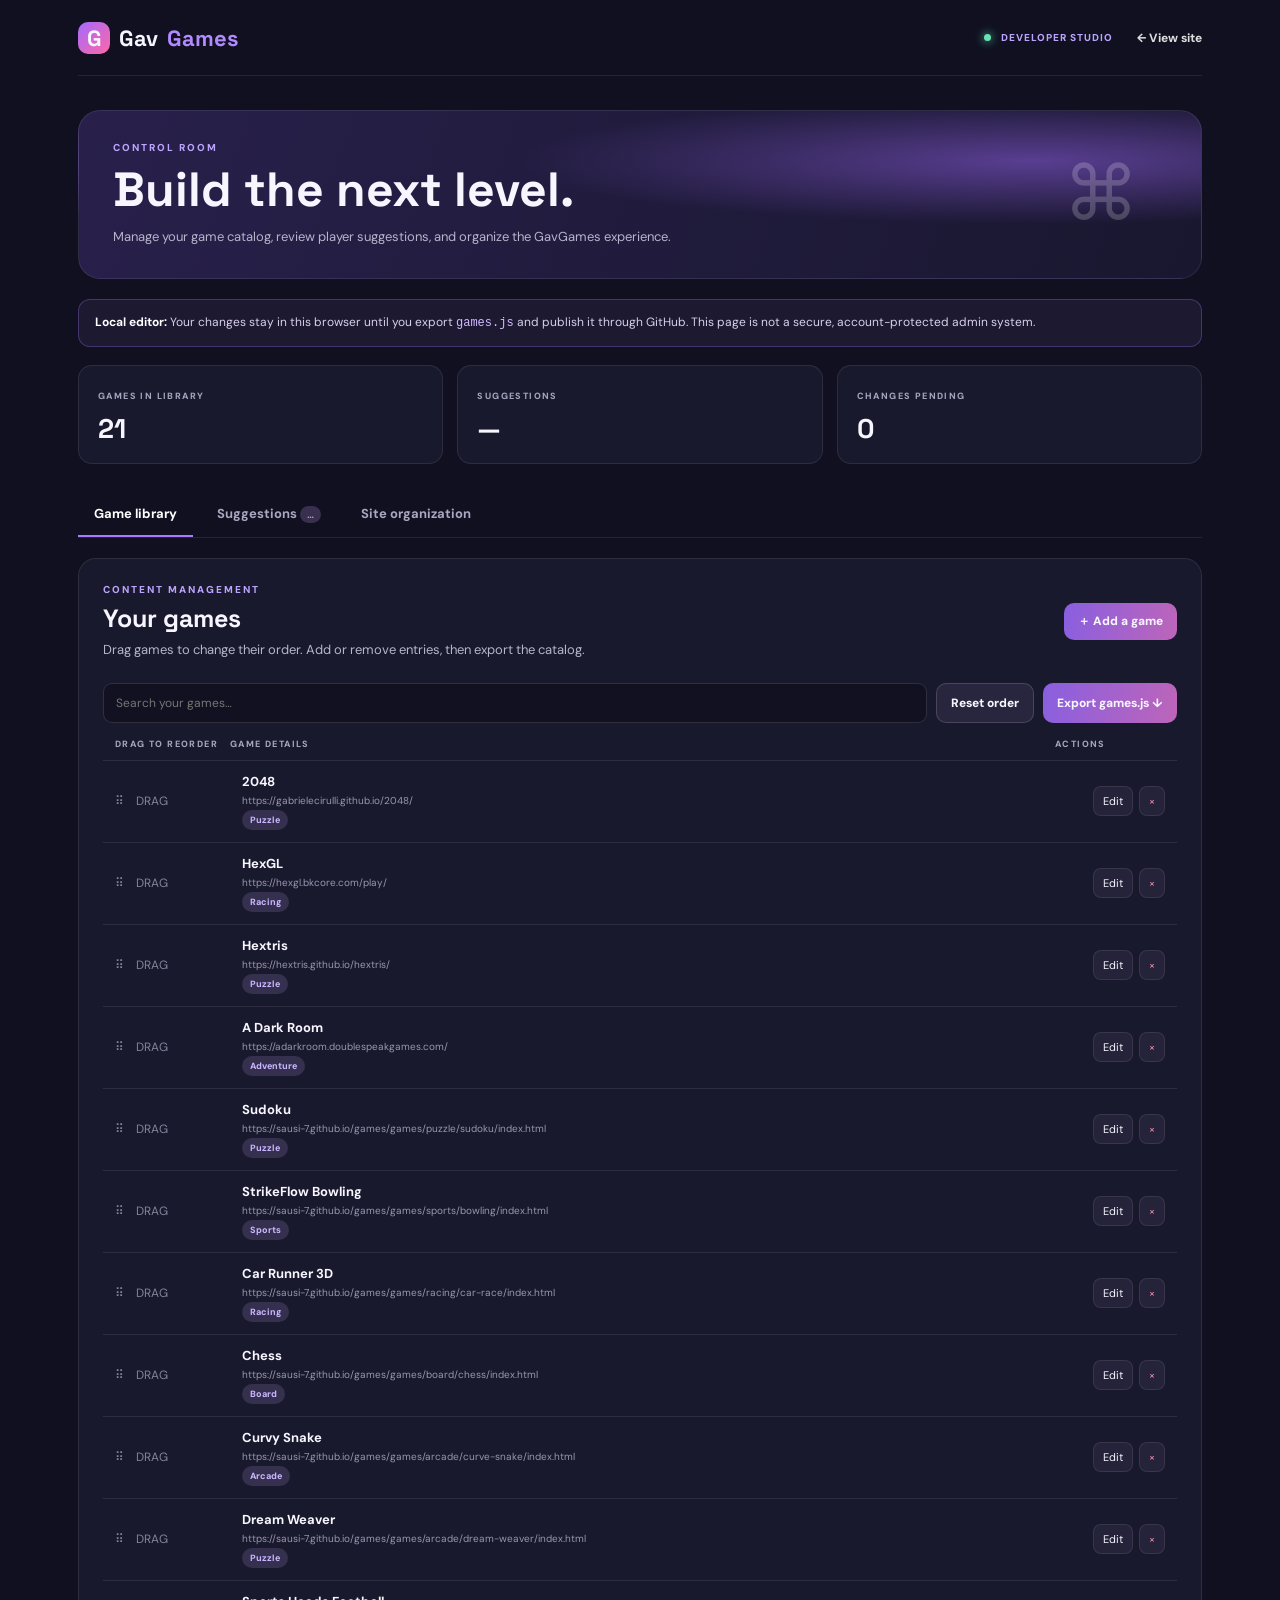
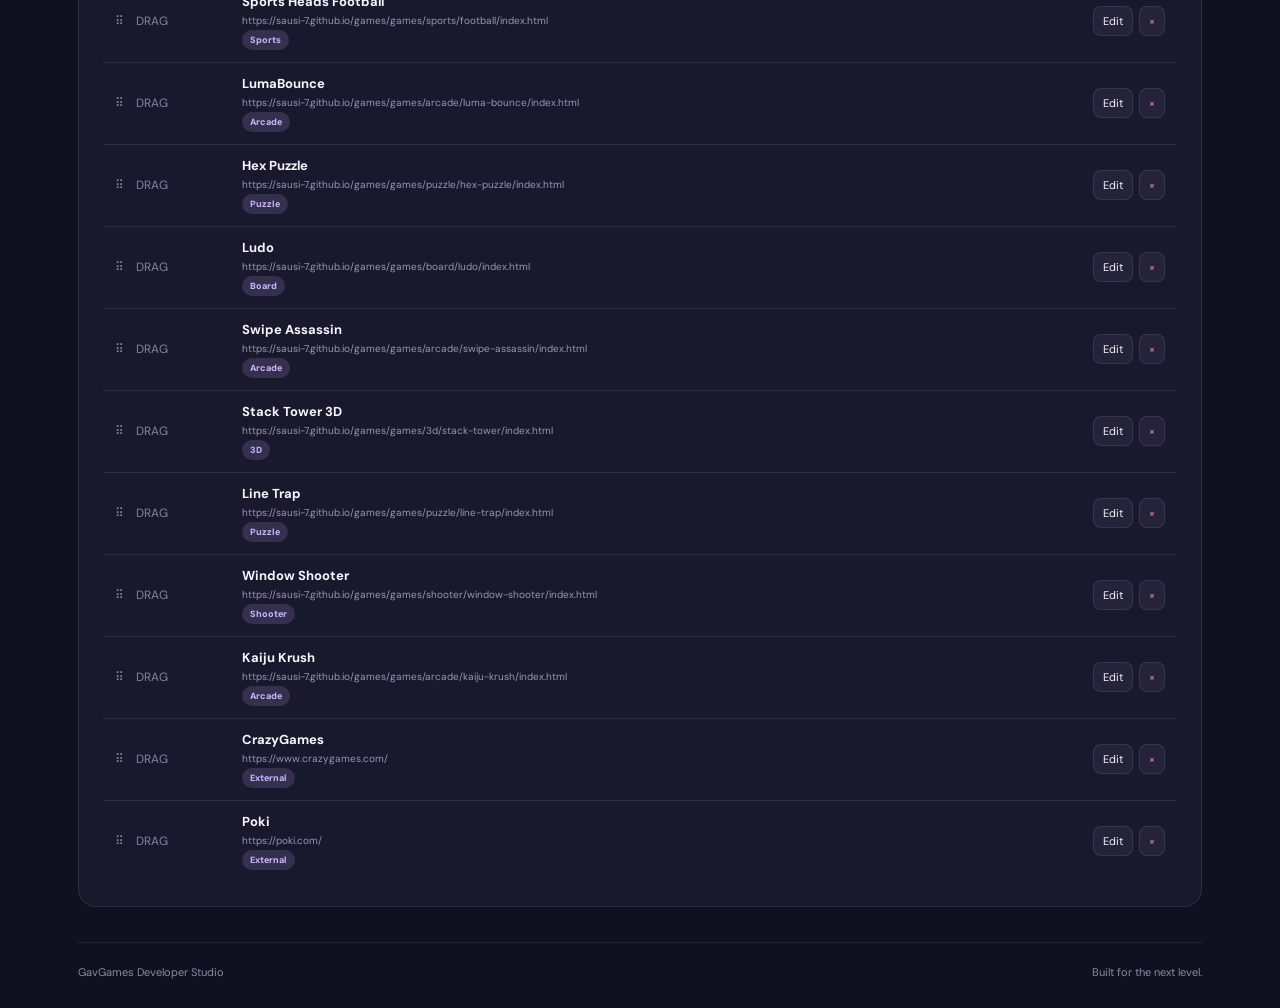
<file: gavgames/developer.html>
<!DOCTYPE html>
<html lang="en">
<head>
<meta charset="UTF-8"><meta name="viewport" content="width=device-width,initial-scale=1">
<meta name="theme-color" content="#101020"><title>Developer Studio — GavGames</title>
<link rel="stylesheet" href="developer.css">
</head>
<body>
<div class="shell">
<header class="top"><a class="brand" href="index.html"><span class="mark">G</span> Gav<span>Games</span></a><div class="top-right"><span class="status-dot"></span> DEVELOPER STUDIO <a href="index.html">← View site</a></div></header>
<main>
<section class="welcome"><div><div class="eyebrow">CONTROL ROOM</div><h1>Build the next level.</h1><p>Manage your game catalog, review player suggestions, and organize the GavGames experience.</p></div><div class="welcome-icon">⌘</div></section>
<div class="notice"><strong>Local editor:</strong> Your changes stay in this browser until you export <code>games.js</code> and publish it through GitHub. This page is not a secure, account-protected admin system.</div>
<section class="stats" id="stats"><article><span>GAMES IN LIBRARY</span><strong id="gameCount">—</strong></article><article><span>SUGGESTIONS</span><strong id="suggestionCount">—</strong></article><article><span>CHANGES PENDING</span><strong id="changeCount">0</strong></article></section>
<nav class="tabs"><button class="tab active" data-tab="library">Game library</button><button class="tab" data-tab="suggestions">Suggestions <span id="suggestionBadge">…</span></button><button class="tab" data-tab="site">Site organization</button></nav>
<section class="panel" id="libraryPanel">
<div class="panel-head"><div><div class="eyebrow">CONTENT MANAGEMENT</div><h2>Your games</h2><p>Drag games to change their order. Add or remove entries, then export the catalog.</p></div><button class="btn primary" id="addToggle">＋ Add a game</button></div>
<div class="toolbar"><input id="gameSearch" placeholder="Search your games…" type="search"><button class="btn" id="resetOrder">Reset order</button><button class="btn primary" id="exportGames">Export games.js ↓</button></div>
<form id="addForm" class="add-form hidden">
<h3>Add a game</h3><div class="form-grid">
<label>Game title<input name="title" required placeholder="e.g. Super Racer"></label>
<label>Game ID<input name="id" required placeholder="super-racer (unique)"></label>
<label>Game URL<input name="url" type="url" required placeholder="https://example.com/game"></label>
<label>Category<select name="category"><option>Arcade</option><option>Sports</option><option>Puzzle</option><option>Shooter</option><option>Racing</option><option>Board</option><option>3D</option><option>Adventure</option></select></label>
<label>Card color<select name="art"><option>art-purple</option><option>art-orange</option><option>art-blue</option><option>art-pink</option><option>art-green</option><option>art-yellow</option><option>art-red</option><option>art-cyan</option></select></label>
<label>Badge<input name="badge" placeholder="NEW GAME"></label>
<label class="wide">Description<textarea name="description" required rows="2" placeholder="What is this game about?"></textarea></label>
<label class="wide">Source / license URL (optional)<input name="sourceUrl" type="url" placeholder="https://github.com/..."></label>
</div><div class="form-actions"><button class="btn primary" type="submit">Add to library</button><button class="btn" type="button" id="cancelAdd">Cancel</button></div></form>
<div class="game-list-head"><span>DRAG TO REORDER</span><span>GAME DETAILS</span><span>ACTIONS</span></div><div id="gameList" class="game-list"><p class="loading">Loading catalog…</p></div>
</section>
<section class="panel hidden" id="suggestionsPanel"><div class="panel-head"><div><div class="eyebrow">PLAYER FEEDBACK</div><h2>Game suggestions</h2><p>Review game ideas submitted directly through the GavGames website.</p></div><button class="btn primary" type="button" onclick="location.reload()">Refresh inbox ↻</button></div><div id="suggestionsList" class="suggestions"><p class="loading">Loading suggestions…</p></div></section>
<section class="panel hidden" id="sitePanel"><div class="panel-head"><div><div class="eyebrow">LAYOUT & NAVIGATION</div><h2>Site organization</h2><p>Choose what to feature and how your library is organized.</p></div></div>
<div class="settings-grid"><article class="setting"><div><h3>Featured game</h3><p>Choose which catalog game appears in the homepage spotlight.</p></div><select id="featuredSelect"></select></article><article class="setting"><div><h3>Game library order</h3><p>Use the Game library tab to drag cards into the order visitors see.</p></div><button class="btn" id="goLibrary">Organize games →</button></article><article class="setting"><div><h3>Publish your changes</h3><p>Export the updated catalog and replace <code>gavgames/games.js</code> in your GitHub repository. The website will update after deployment.</p></div><button class="btn primary" id="exportFromSite">Export games.js ↓</button></article><article class="setting"><div><h3>Game suggestions</h3><p>Player suggestions are submitted on GavGames and stored in the site database. Use the Suggestions tab to review them.</p></div><a class="btn" href="#suggestionsPanel">Open inbox →</a></article></div>
</section>
</main><footer>GavGames Developer Studio <span>Built for the next level.</span></footer>
</div>
<script src="games.js"></script><script src="developer.js"></script>
</body></html>
</file>
<file: gavgames/developer.css>
@import url('https://fonts.googleapis.com/css2?family=DM+Sans:wght@400;500;600;700;800&family=Space+Grotesk:wght@500;600;700&display=swap');
:root{--bg:#101020;--panel:#19192d;--panel2:#22223a;--text:#f7f6ff;--muted:#a6a5bd;--purple:#9b6cff;--line:#ffffff16}*{box-sizing:border-box}body{margin:0;background:var(--bg);color:var(--text);font-family:'DM Sans',sans-serif}button,input,select,textarea{font:inherit;color:inherit}button,a{cursor:pointer}a{color:inherit;text-decoration:none}.shell{max-width:1180px;margin:auto;padding:0 28px}.top{height:76px;border-bottom:1px solid var(--line);display:flex;align-items:center;justify-content:space-between}.brand{font:700 22px 'Space Grotesk';display:flex;align-items:center;gap:9px}.brand span:last-child{color:#b28aff}.mark{display:grid;place-items:center;background:linear-gradient(135deg,#a36bff,#ff66a5);border-radius:10px;width:32px;height:32px}.top-right{display:flex;align-items:center;gap:10px;color:#bca4ff;font-size:10px;font-weight:800;letter-spacing:1px}.top-right a{color:#ddd;font-size:12px;letter-spacing:0;margin-left:14px}.status-dot{width:7px;height:7px;border-radius:50%;background:#68e4b4;box-shadow:0 0 10px #68e4b4}.welcome{margin:34px 0 20px;padding:30px 34px;border:1px solid var(--line);border-radius:22px;background:radial-gradient(ellipse at 85% 30%,#593e91,transparent 38%),linear-gradient(110deg,#28204b,#19172f);display:flex;justify-content:space-between;align-items:center}.eyebrow{font-size:10px;letter-spacing:2px;font-weight:800;color:#bca4ff}.welcome h1{font:700 clamp(32px,5vw,48px)/1.1 'Space Grotesk';margin:10px 0}.welcome p,.panel-head p,.setting p{color:#b7b4cc;font-size:13px;line-height:1.6;margin:0}.welcome-icon{font-size:76px;color:#ffffff33;padding:0 28px}.notice{border:1px solid #8062c766;background:#33294b66;padding:13px 16px;border-radius:12px;color:#d8d0ed;font-size:12px;line-height:1.6}.notice strong{color:#fff}.stats{display:grid;grid-template-columns:repeat(3,1fr);gap:14px;margin:18px 0 28px}.stats article{background:var(--panel);border:1px solid var(--line);border-radius:14px;padding:17px 19px}.stats span,.game-list-head{font-size:9px;letter-spacing:1.4px;color:#a6a5bd;font-weight:800}.stats strong{display:block;font:700 27px 'Space Grotesk';margin-top:7px}.tabs{display:flex;gap:8px;border-bottom:1px solid var(--line);margin-bottom:20px}.tab{border:0;background:none;padding:13px 16px;color:#aaa8c0;font-weight:700;font-size:13px;border-bottom:2px solid transparent}.tab.active{color:#fff;border-color:#a77aff}.tab span{background:#38304e;padding:2px 7px;border-radius:20px;font-size:10px}.panel{background:var(--panel);border:1px solid var(--line);border-radius:18px;padding:24px;margin-bottom:35px}.panel-head{display:flex;justify-content:space-between;align-items:center;gap:20px}.panel-head h2{font:700 25px 'Space Grotesk';margin:6px 0}.btn{display:inline-flex;align-items:center;justify-content:center;border:1px solid #ffffff25;background:#28263e;padding:10px 14px;border-radius:10px;font-size:12px;font-weight:800;white-space:nowrap}.btn:hover{border-color:#b18aff}.btn.primary{background:linear-gradient(100deg,#895fe0,#bd65b9);border:0}.toolbar{display:flex;gap:9px;margin:22px 0 15px}.toolbar input{flex:1;min-width:120px}.toolbar input,.form-grid input,.form-grid select,.form-grid textarea,.setting select{background:#111121;border:1px solid #ffffff20;border-radius:9px;padding:11px 12px;outline:none;width:100%;font-size:12px}.add-form{padding:18px;margin:14px 0;background:#121222;border:1px solid var(--line);border-radius:14px}.add-form h3{margin:0 0 15px}.form-grid{display:grid;grid-template-columns:repeat(2,minmax(0,1fr));gap:13px}.form-grid label{display:flex;flex-direction:column;gap:6px;font-size:11px;color:#c5c1d8;font-weight:700}.form-grid .wide{grid-column:1/-1}.form-grid textarea{resize:vertical}.form-actions{display:flex;gap:9px;margin-top:15px}.game-list-head{display:grid;grid-template-columns:115px 1fr 110px;padding:0 12px 10px}.game-row{display:grid;grid-template-columns:115px 1fr 110px;align-items:center;gap:12px;padding:12px;border-top:1px solid var(--line);min-width:0}.game-row.dragging{opacity:.4}.game-row.over{border-top:2px solid #b18aff}.drag-handle{color:#85839c;font-size:12px;cursor:grab}.game-info{min-width:0}.game-info strong{display:block;font-size:13px}.game-info small{display:block;color:#9996b0;font-size:10px;white-space:nowrap;overflow:hidden;text-overflow:ellipsis;margin-top:4px}.tag{display:inline-block;background:#34304e;color:#cbb5ff;border-radius:20px;padding:4px 8px;font-size:9px;font-weight:800}.actions{display:flex;justify-content:flex-end;gap:6px}.icon-btn{border:1px solid var(--line);background:#24233a;border-radius:8px;padding:7px 9px;font-size:11px}.icon-btn.remove{color:#ff8cae}.suggestion{padding:16px 0;border-top:1px solid var(--line);display:flex;justify-content:space-between;align-items:flex-start;gap:15px}.suggestion h3{font-size:14px;margin:0 0 6px}.suggestion p{color:#aaa7c0;font-size:11px;line-height:1.5;margin:0}.suggestion small{display:block;color:#89869f;margin-top:7px;font-size:10px}.settings-grid{display:grid;grid-template-columns:repeat(2,1fr);gap:12px;margin-top:20px}.setting{background:#121222;border:1px solid var(--line);border-radius:13px;padding:17px;display:flex;flex-direction:column;justify-content:space-between;gap:17px;min-height:145px}.setting h3{font-size:14px;margin:0 0 6px}.setting select{max-width:300px}.setting .btn{align-self:flex-start}.loading{color:#aaa;font-size:12px;padding:20px 0}.hidden{display:none!important}footer{border-top:1px solid var(--line);padding:22px 0 30px;color:#8d8aa3;font-size:11px;display:flex;justify-content:space-between}code{color:#d2baff}@media(max-width:650px){.shell{padding:0 15px}.top{height:65px}.top-right{font-size:8px}.top-right a{font-size:11px;margin-left:3px}.welcome{padding:23px 20px}.welcome-icon{font-size:48px;padding:0}.welcome p{font-size:11px}.stats{gap:7px}.stats article{padding:12px 10px}.stats span{font-size:8px}.stats strong{font-size:22px}.panel{padding:16px 12px}.panel-head{align-items:flex-start;flex-direction:column}.panel-head h2{font-size:22px}.toolbar{flex-wrap:wrap}.toolbar input{flex-basis:100%}.game-list-head,.game-row{grid-template-columns:68px 1fr 82px;gap:7px}.game-list-head{font-size:8px}.game-row{padding:11px 4px}.actions{gap:3px}.icon-btn{padding:6px}.form-grid,.settings-grid{grid-template-columns:1fr}.form-grid .wide{grid-column:auto}.suggestion{flex-direction:column}.tab{padding:12px 9px;font-size:11px}}
</file>
